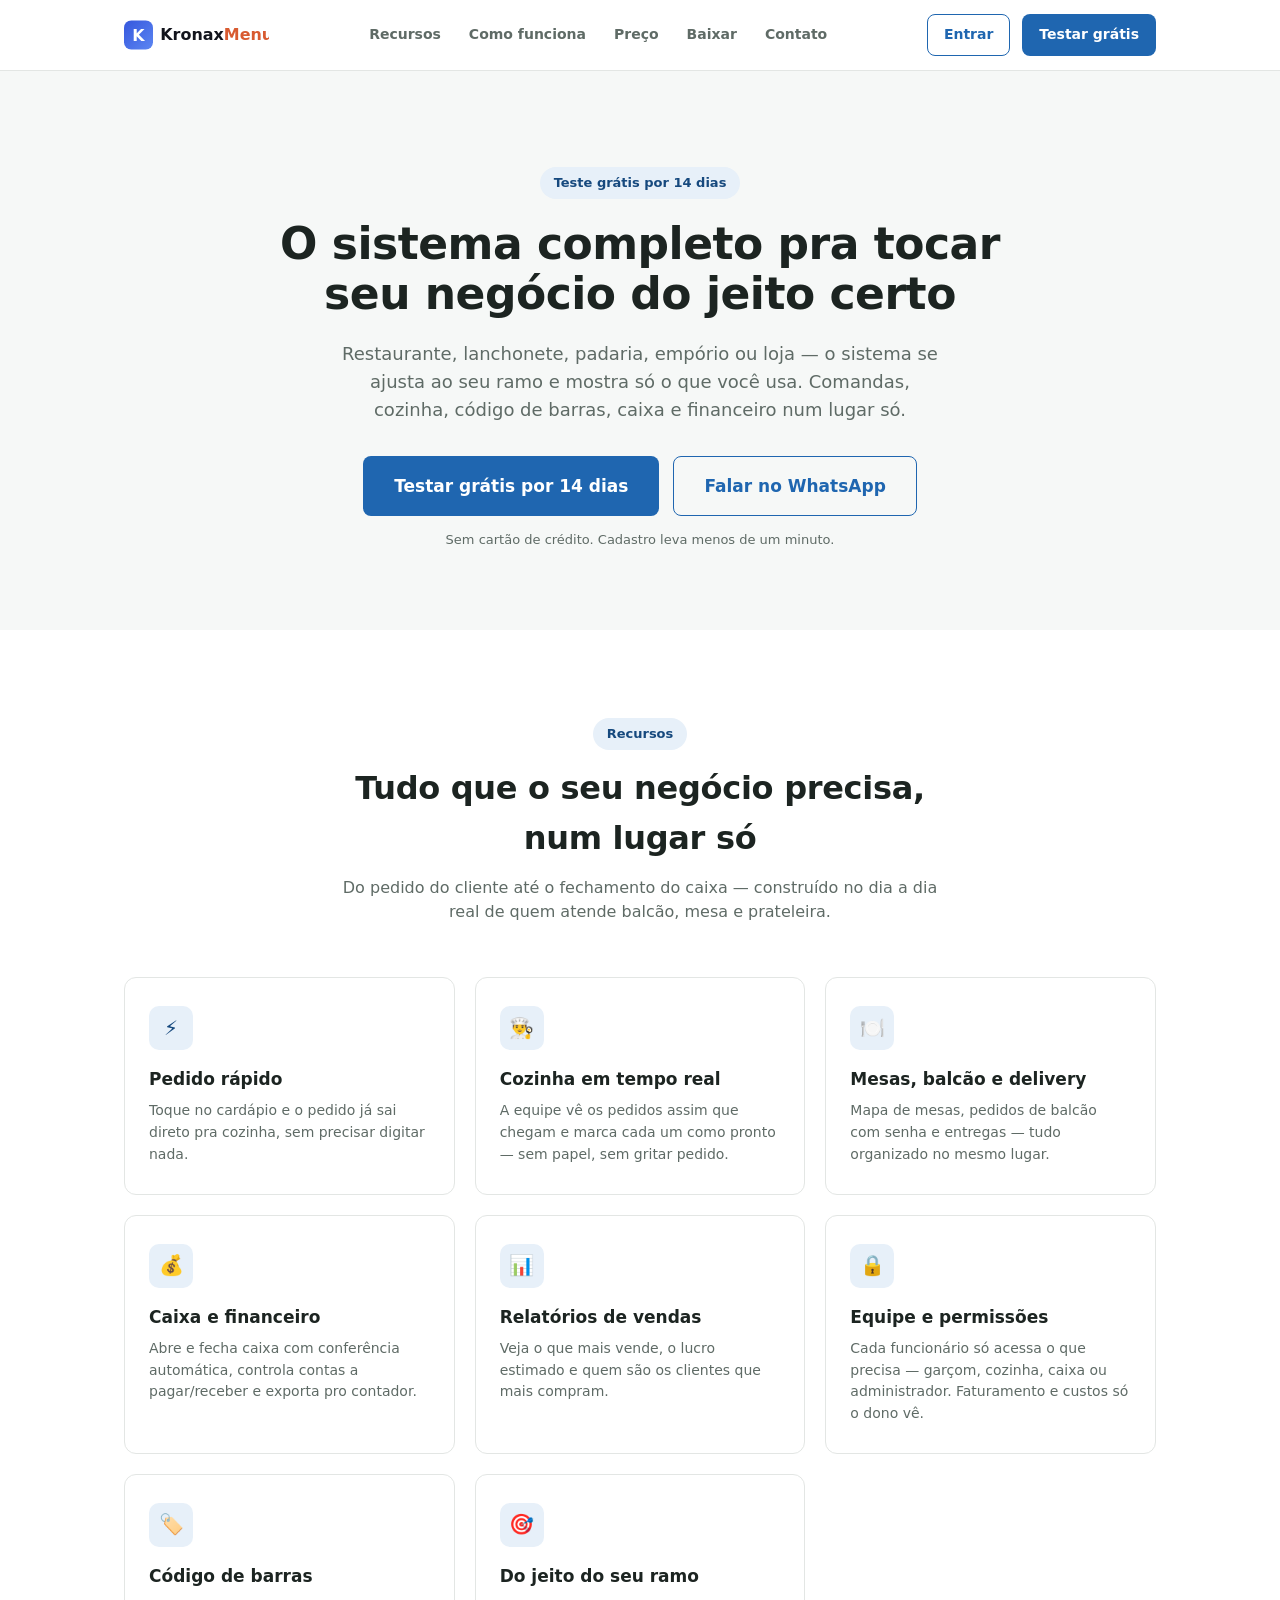
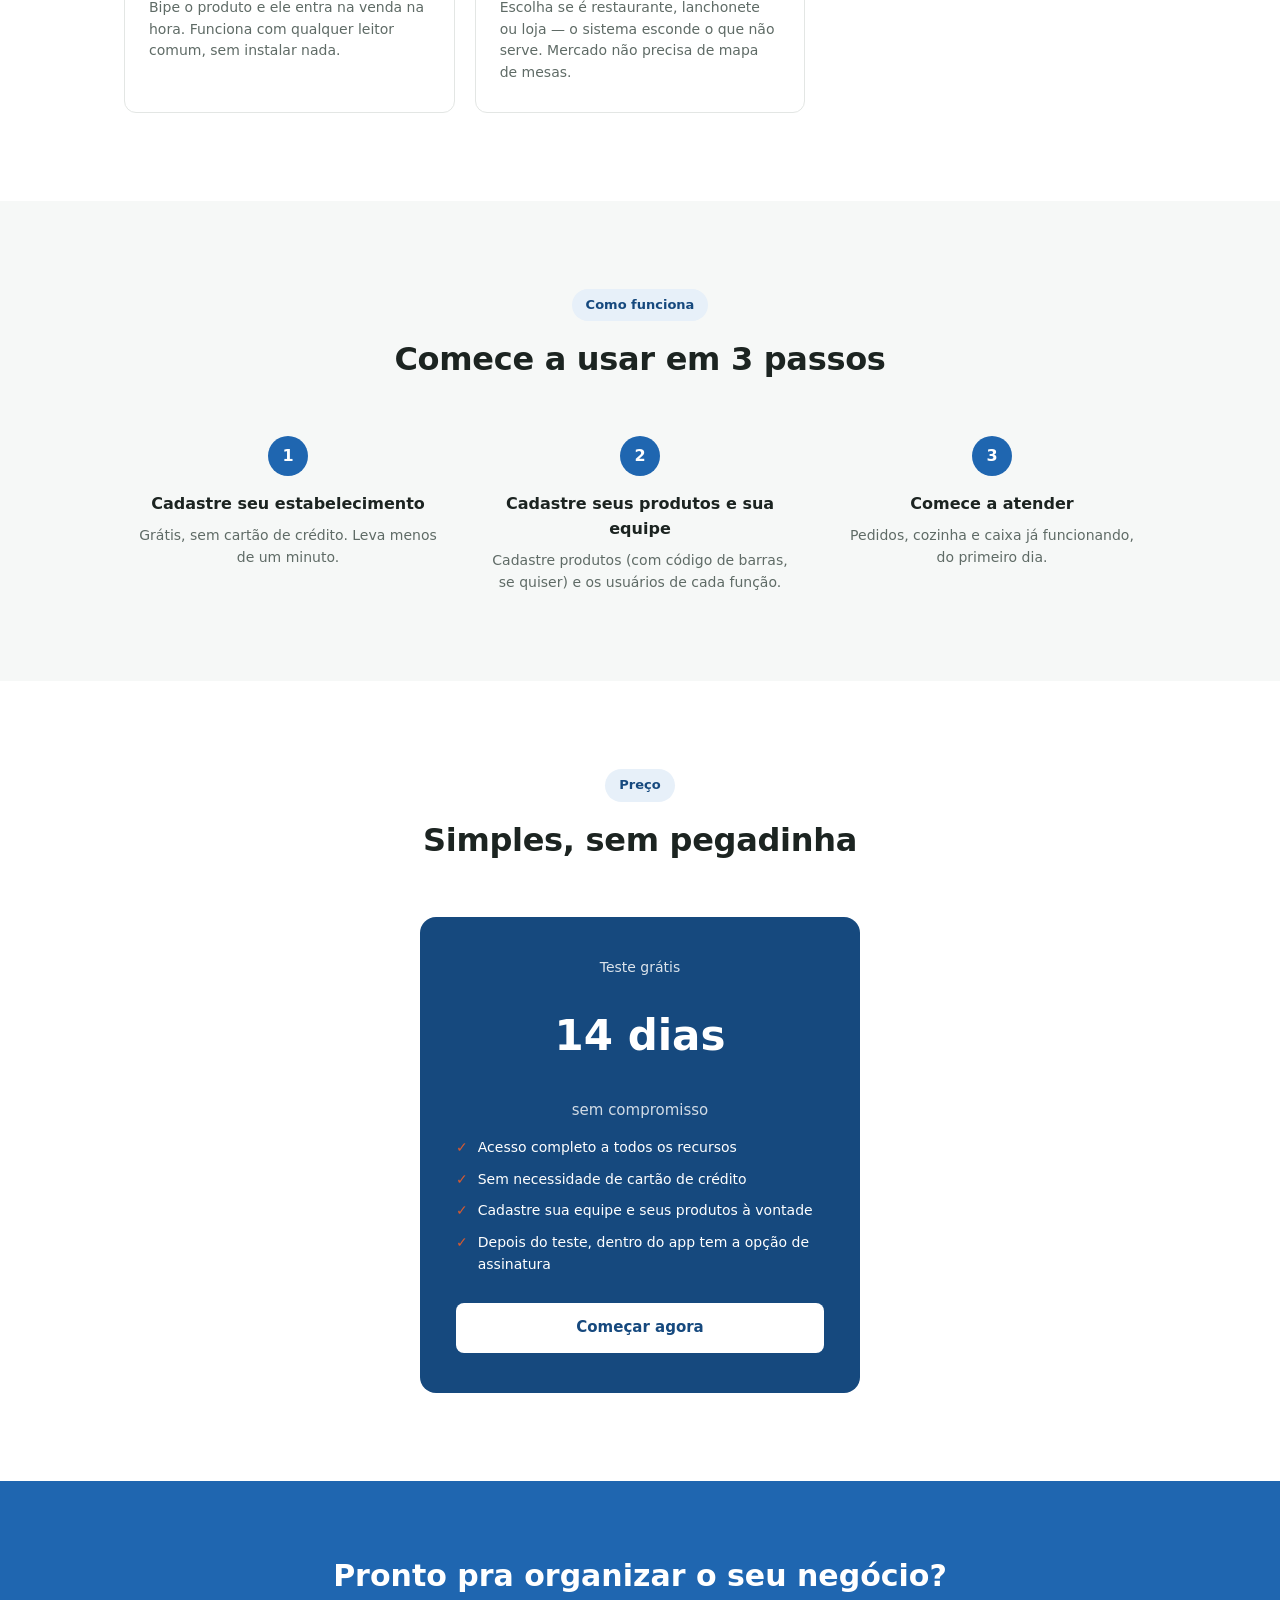
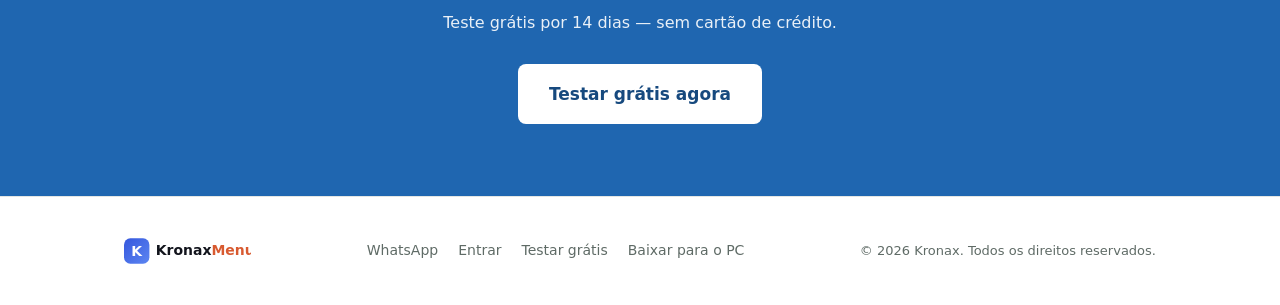
<file: index.html>
<!DOCTYPE html>
<html lang="pt-BR">
<head>
<meta charset="UTF-8">
<meta name="viewport" content="width=device-width, initial-scale=1.0">
<title>Kronax — Sistema completo pra restaurantes, lanchonetes e lojas</title>
<meta name="description" content="Comandas, cozinha em tempo real, código de barras, caixa e financeiro num só sistema. Pra restaurante, lanchonete, empório e loja. Teste grátis por 14 dias.">
<link rel="icon" type="image/svg+xml" href="assets/favicon.svg">
<link rel="stylesheet" href="styles.css">
</head>
<body>

<nav class="nav">
  <div class="nav-inner">
    <a href="#topo"><img src="assets/logo.svg" alt="Kronax" height="32"></a>
    <div class="nav-links">
      <a href="#recursos">Recursos</a>
      <a href="#como-funciona">Como funciona</a>
      <a href="#preco">Preço</a>
      <a href="download.html">Baixar</a>
      <a href="#contato">Contato</a>
    </div>
    <div class="nav-actions">
      <a class="btn btn-ghost btn-sm" href="https://tavares.onrender.com/login">Entrar</a>
      <a class="btn btn-primary btn-sm" href="https://tavares.onrender.com/cadastro">Testar grátis</a>
    </div>
  </div>
</nav>

<header id="topo" class="hero">
  <div class="container">
    <span class="eyebrow">Teste grátis por 14 dias</span>
    <h1>O sistema completo pra tocar seu negócio do jeito certo</h1>
    <p class="lead">Restaurante, lanchonete, padaria, empório ou loja — o sistema se ajusta ao seu ramo e mostra só o que você usa. Comandas, cozinha, código de barras, caixa e financeiro num lugar só.</p>
    <div class="hero-ctas">
      <a class="btn btn-primary btn-lg" href="https://tavares.onrender.com/cadastro">Testar grátis por 14 dias</a>
      <a class="btn btn-ghost btn-lg" href="https://wa.me/5512997737505" target="_blank" rel="noreferrer">Falar no WhatsApp</a>
    </div>
    <p class="hero-note">Sem cartão de crédito. Cadastro leva menos de um minuto.</p>
  </div>
</header>

<section id="recursos">
  <div class="container">
    <div class="section-head">
      <span class="eyebrow">Recursos</span>
      <h2>Tudo que o seu negócio precisa, num lugar só</h2>
      <p>Do pedido do cliente até o fechamento do caixa — construído no dia a dia real de quem atende balcão, mesa e prateleira.</p>
    </div>
    <div class="features-grid">
      <div class="feature-card">
        <div class="feature-icon">⚡</div>
        <h3>Pedido rápido</h3>
        <p>Toque no cardápio e o pedido já sai direto pra cozinha, sem precisar digitar nada.</p>
      </div>
      <div class="feature-card">
        <div class="feature-icon">👨‍🍳</div>
        <h3>Cozinha em tempo real</h3>
        <p>A equipe vê os pedidos assim que chegam e marca cada um como pronto — sem papel, sem gritar pedido.</p>
      </div>
      <div class="feature-card">
        <div class="feature-icon">🍽️</div>
        <h3>Mesas, balcão e delivery</h3>
        <p>Mapa de mesas, pedidos de balcão com senha e entregas — tudo organizado no mesmo lugar.</p>
      </div>
      <div class="feature-card">
        <div class="feature-icon">💰</div>
        <h3>Caixa e financeiro</h3>
        <p>Abre e fecha caixa com conferência automática, controla contas a pagar/receber e exporta pro contador.</p>
      </div>
      <div class="feature-card">
        <div class="feature-icon">📊</div>
        <h3>Relatórios de vendas</h3>
        <p>Veja o que mais vende, o lucro estimado e quem são os clientes que mais compram.</p>
      </div>
      <div class="feature-card">
        <div class="feature-icon">🔒</div>
        <h3>Equipe e permissões</h3>
        <p>Cada funcionário só acessa o que precisa — garçom, cozinha, caixa ou administrador. Faturamento e custos só o dono vê.</p>
      </div>
      <div class="feature-card">
        <div class="feature-icon">🏷️</div>
        <h3>Código de barras</h3>
        <p>Bipe o produto e ele entra na venda na hora. Funciona com qualquer leitor comum, sem instalar nada.</p>
      </div>
      <div class="feature-card">
        <div class="feature-icon">🎯</div>
        <h3>Do jeito do seu ramo</h3>
        <p>Escolha se é restaurante, lanchonete ou loja — o sistema esconde o que não serve. Mercado não precisa de mapa de mesas.</p>
      </div>
    </div>
  </div>
</section>

<section id="como-funciona" class="how">
  <div class="container">
    <div class="section-head">
      <span class="eyebrow">Como funciona</span>
      <h2>Comece a usar em 3 passos</h2>
    </div>
    <div class="steps">
      <div class="step">
        <div class="step-num">1</div>
        <h3>Cadastre seu estabelecimento</h3>
        <p>Grátis, sem cartão de crédito. Leva menos de um minuto.</p>
      </div>
      <div class="step">
        <div class="step-num">2</div>
        <h3>Cadastre seus produtos e sua equipe</h3>
        <p>Cadastre produtos (com código de barras, se quiser) e os usuários de cada função.</p>
      </div>
      <div class="step">
        <div class="step-num">3</div>
        <h3>Comece a atender</h3>
        <p>Pedidos, cozinha e caixa já funcionando, do primeiro dia.</p>
      </div>
    </div>
  </div>
</section>

<section id="preco">
  <div class="container">
    <div class="section-head">
      <span class="eyebrow">Preço</span>
      <h2>Simples, sem pegadinha</h2>
    </div>
    <div class="pricing-card">
      <p class="desc">Teste grátis</p>
      <div class="price">14 dias<br><small>sem compromisso</small></div>
      <ul class="pricing-list">
        <li>Acesso completo a todos os recursos</li>
        <li>Sem necessidade de cartão de crédito</li>
        <li>Cadastre sua equipe e seus produtos à vontade</li>
        <li>Depois do teste, dentro do app tem a opção de assinatura</li>
      </ul>
      <a class="btn btn-primary" href="https://tavares.onrender.com/cadastro">Começar agora</a>
    </div>
  </div>
</section>

<section class="cta-band">
  <div class="container">
    <h2>Pronto pra organizar o seu negócio?</h2>
    <p>Teste grátis por 14 dias — sem cartão de crédito.</p>
    <a class="btn btn-primary btn-lg" href="https://tavares.onrender.com/cadastro">Testar grátis agora</a>
  </div>
</section>

<footer id="contato">
  <div class="container footer-inner">
    <div>
      <img src="assets/logo.svg" alt="Kronax" height="28">
    </div>
    <div class="footer-links">
      <a href="https://wa.me/5512997737505" target="_blank" rel="noreferrer">WhatsApp</a>
      <a href="https://tavares.onrender.com/login">Entrar</a>
      <a href="https://tavares.onrender.com/cadastro">Testar grátis</a>
      <a href="download.html">Baixar para o PC</a>
    </div>
    <div class="footer-copy">© 2026 Kronax. Todos os direitos reservados.</div>
  </div>
</footer>

</body>
</html>
</file>
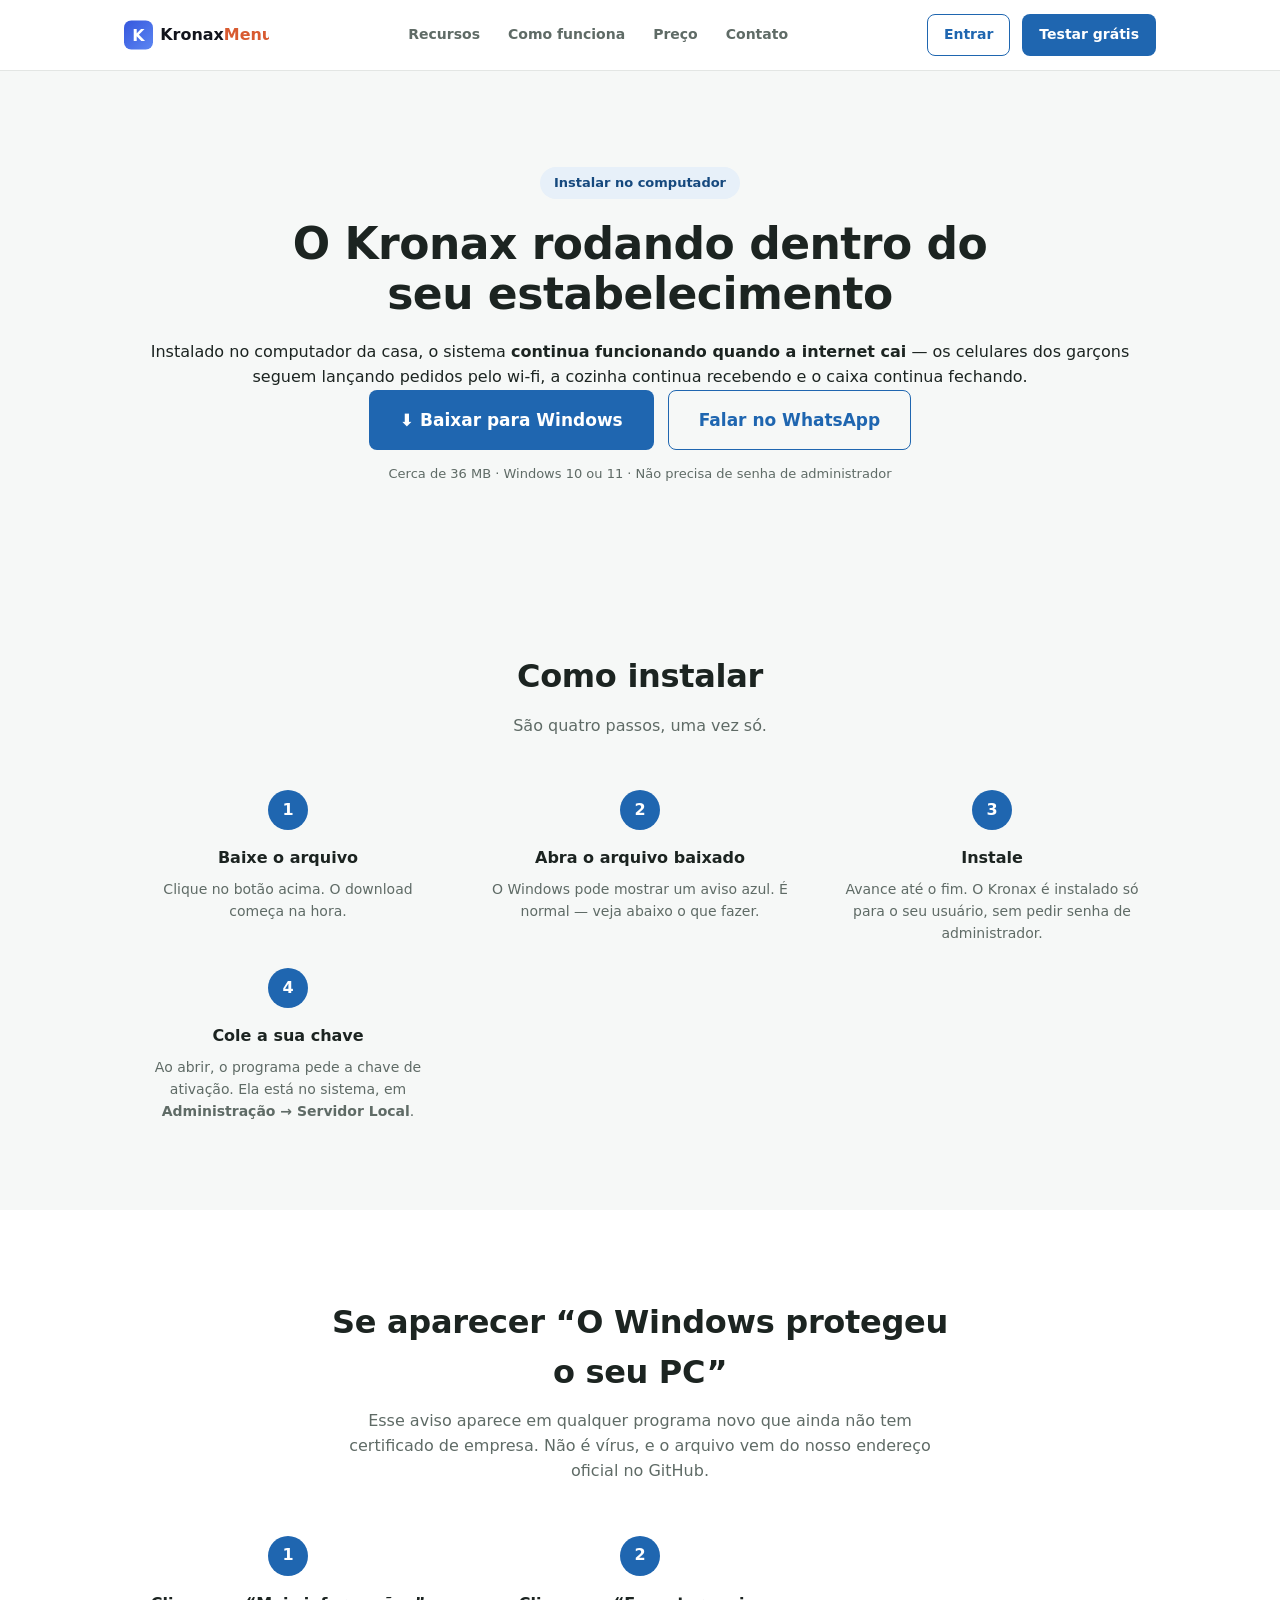
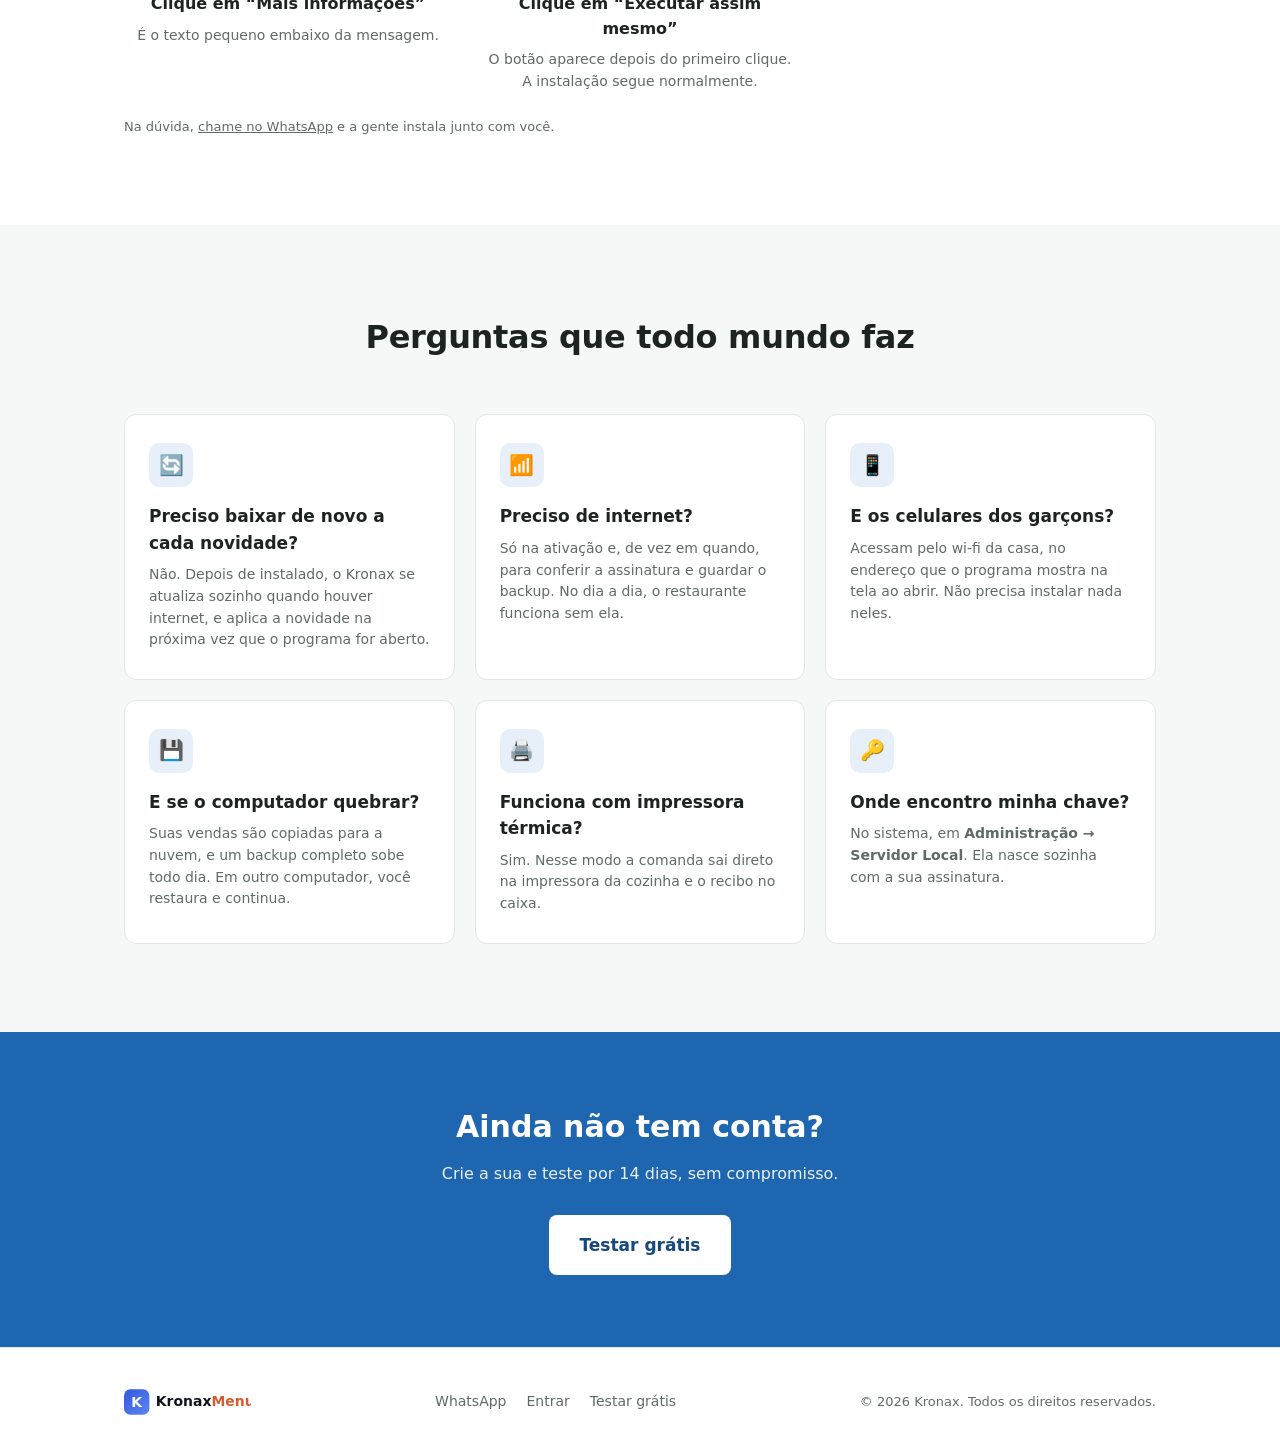
<file: download.html>
<!DOCTYPE html>
<html lang="pt-BR">
<head>
<meta charset="UTF-8">
<meta name="viewport" content="width=device-width, initial-scale=1.0">
<title>Baixar o Kronax para o computador do restaurante</title>
<meta name="description" content="Instale o Kronax no computador do seu estabelecimento e continue vendendo mesmo sem internet. Download direto, instalação em poucos cliques.">
<link rel="icon" type="image/svg+xml" href="assets/favicon.svg">
<link rel="stylesheet" href="styles.css">
</head>
<body>

<nav class="nav">
  <div class="nav-inner">
    <a href="index.html"><img src="assets/logo.svg" alt="Kronax" height="32"></a>
    <div class="nav-links">
      <a href="index.html#recursos">Recursos</a>
      <a href="index.html#como-funciona">Como funciona</a>
      <a href="index.html#preco">Preço</a>
      <a href="index.html#contato">Contato</a>
    </div>
    <div class="nav-actions">
      <a class="btn btn-ghost btn-sm" href="https://tavares.onrender.com/login">Entrar</a>
      <a class="btn btn-primary btn-sm" href="https://tavares.onrender.com/cadastro">Testar grátis</a>
    </div>
  </div>
</nav>

<header class="hero" id="topo">
  <div class="container">
    <p class="eyebrow">Instalar no computador</p>
    <h1>O Kronax rodando dentro do seu estabelecimento</h1>
    <p>
      Instalado no computador da casa, o sistema <strong>continua funcionando quando a
      internet cai</strong> — os celulares dos garçons seguem lançando pedidos pelo wi-fi,
      a cozinha continua recebendo e o caixa continua fechando.
    </p>
    <div class="hero-ctas">
      <a class="btn btn-primary btn-lg"
         href="https://github.com/JoTavaresCode/kronaxmenu-instalador/releases/latest/download/Kronax-Instalador.exe">
        ⬇ Baixar para Windows
      </a>
      <a class="btn btn-ghost btn-lg" href="https://wa.me/5512997737505" target="_blank" rel="noreferrer">
        Falar no WhatsApp
      </a>
    </div>
    <p class="hero-note">
      Cerca de 36 MB · Windows 10 ou 11 · Não precisa de senha de administrador
    </p>
  </div>
</header>

<section class="how" id="como-instalar">
  <div class="container">
    <div class="section-head">
      <h2>Como instalar</h2>
      <p>São quatro passos, uma vez só.</p>
    </div>
    <div class="steps">
      <div class="step">
        <div class="step-num">1</div>
        <h3>Baixe o arquivo</h3>
        <p>Clique no botão acima. O download começa na hora.</p>
      </div>
      <div class="step">
        <div class="step-num">2</div>
        <h3>Abra o arquivo baixado</h3>
        <p>
          O Windows pode mostrar um aviso azul. É normal — veja abaixo o que fazer.
        </p>
      </div>
      <div class="step">
        <div class="step-num">3</div>
        <h3>Instale</h3>
        <p>
          Avance até o fim. O Kronax é instalado só para o seu usuário, sem pedir
          senha de administrador.
        </p>
      </div>
      <div class="step">
        <div class="step-num">4</div>
        <h3>Cole a sua chave</h3>
        <p>
          Ao abrir, o programa pede a chave de ativação. Ela está no sistema, em
          <strong>Administração → Servidor Local</strong>.
        </p>
      </div>
    </div>
  </div>
</section>

<section class="how" id="aviso-windows" style="background: var(--surface);">
  <div class="container">
    <div class="section-head">
      <h2>Se aparecer “O Windows protegeu o seu PC”</h2>
      <p>
        Esse aviso aparece em qualquer programa novo que ainda não tem certificado de
        empresa. Não é vírus, e o arquivo vem do nosso endereço oficial no GitHub.
      </p>
    </div>
    <div class="steps">
      <div class="step">
        <div class="step-num">1</div>
        <h3>Clique em “Mais informações”</h3>
        <p>É o texto pequeno embaixo da mensagem.</p>
      </div>
      <div class="step">
        <div class="step-num">2</div>
        <h3>Clique em “Executar assim mesmo”</h3>
        <p>O botão aparece depois do primeiro clique. A instalação segue normalmente.</p>
      </div>
    </div>
    <p class="hero-note" style="margin-top: 24px;">
      Na dúvida, <a href="https://wa.me/5512997737505" target="_blank" rel="noreferrer">chame no
      WhatsApp</a> e a gente instala junto com você.
    </p>
  </div>
</section>

<section class="how" id="perguntas">
  <div class="container">
    <div class="section-head">
      <h2>Perguntas que todo mundo faz</h2>
    </div>
    <div class="features-grid">
      <div class="feature-card">
        <div class="feature-icon">🔄</div>
        <h3>Preciso baixar de novo a cada novidade?</h3>
        <p>
          Não. Depois de instalado, o Kronax se atualiza sozinho quando houver internet,
          e aplica a novidade na próxima vez que o programa for aberto.
        </p>
      </div>
      <div class="feature-card">
        <div class="feature-icon">📶</div>
        <h3>Preciso de internet?</h3>
        <p>
          Só na ativação e, de vez em quando, para conferir a assinatura e guardar o
          backup. No dia a dia, o restaurante funciona sem ela.
        </p>
      </div>
      <div class="feature-card">
        <div class="feature-icon">📱</div>
        <h3>E os celulares dos garçons?</h3>
        <p>
          Acessam pelo wi-fi da casa, no endereço que o programa mostra na tela ao abrir.
          Não precisa instalar nada neles.
        </p>
      </div>
      <div class="feature-card">
        <div class="feature-icon">💾</div>
        <h3>E se o computador quebrar?</h3>
        <p>
          Suas vendas são copiadas para a nuvem, e um backup completo sobe todo dia. Em
          outro computador, você restaura e continua.
        </p>
      </div>
      <div class="feature-card">
        <div class="feature-icon">🖨️</div>
        <h3>Funciona com impressora térmica?</h3>
        <p>
          Sim. Nesse modo a comanda sai direto na impressora da cozinha e o recibo no
          caixa.
        </p>
      </div>
      <div class="feature-card">
        <div class="feature-icon">🔑</div>
        <h3>Onde encontro minha chave?</h3>
        <p>
          No sistema, em <strong>Administração → Servidor Local</strong>. Ela nasce
          sozinha com a sua assinatura.
        </p>
      </div>
    </div>
  </div>
</section>

<section class="cta-band">
  <div class="container">
    <h2>Ainda não tem conta?</h2>
    <p>Crie a sua e teste por 14 dias, sem compromisso.</p>
    <a class="btn btn-primary btn-lg" href="https://tavares.onrender.com/cadastro">Testar grátis</a>
  </div>
</section>

<footer id="contato">
  <div class="container footer-inner">
    <div>
      <img src="assets/logo.svg" alt="Kronax" height="28">
    </div>
    <div class="footer-links">
      <a href="https://wa.me/5512997737505" target="_blank" rel="noreferrer">WhatsApp</a>
      <a href="https://tavares.onrender.com/login">Entrar</a>
      <a href="https://tavares.onrender.com/cadastro">Testar grátis</a>
    </div>
    <div class="footer-copy">© 2026 Kronax. Todos os direitos reservados.</div>
  </div>
</footer>

</body>
</html>
</file>
<file: styles.css>
:root {
  --brand: #1f66b0;
  --brand-dark: #16497e;
  --brand-soft: #e7f0f9;
  --accent: #d85a30;
  --ink: #1c2421;
  --ink-soft: #5f6b66;
  --line: #e3e6e4;
  --bg: #f6f8f7;
  --surface: #ffffff;
  --radius: 12px;
  font-family: "Inter", system-ui, -apple-system, "Segoe UI", sans-serif;
}

* { box-sizing: border-box; margin: 0; padding: 0; }
html { scroll-behavior: smooth; }
body { color: var(--ink); background: var(--surface); line-height: 1.55; }
img, svg { max-width: 100%; display: block; }
a { color: inherit; }
.container { max-width: 1080px; margin: 0 auto; padding: 0 24px; }
section { padding: 88px 0; }

/* ---------- Nav ---------- */
.nav {
  position: sticky; top: 0; z-index: 10;
  background: rgba(255,255,255,.92); backdrop-filter: blur(6px);
  border-bottom: 1px solid var(--line);
}
.nav-inner {
  max-width: 1080px; margin: 0 auto; padding: 14px 24px;
  display: flex; align-items: center; justify-content: space-between; gap: 24px;
}
.nav-links { display: flex; gap: 28px; font-size: 14px; font-weight: 600; }
.nav-links a { text-decoration: none; color: var(--ink-soft); }
.nav-links a:hover { color: var(--brand); }
.nav-actions { display: flex; align-items: center; gap: 12px; }

/* ---------- Buttons ---------- */
.btn {
  display: inline-flex; align-items: center; justify-content: center;
  padding: 12px 22px; border-radius: 8px; font-weight: 700; font-size: 15px;
  text-decoration: none; border: 1px solid transparent; cursor: pointer;
  transition: transform .12s ease, background .15s ease;
}
.btn:hover { transform: translateY(-1px); }
.btn-primary { background: var(--brand); color: #fff; }
.btn-primary:hover { background: var(--brand-dark); }
.btn-ghost { background: transparent; color: var(--brand); border-color: var(--brand); }
.btn-ghost:hover { background: var(--brand-soft); }
.btn-sm { padding: 9px 16px; font-size: 14px; }
.btn-lg { padding: 16px 30px; font-size: 17px; }

/* ---------- Hero ---------- */
.hero { padding: 96px 0 80px; text-align: center; background: var(--bg); }
.eyebrow {
  display: inline-block; background: var(--brand-soft); color: var(--brand-dark);
  font-size: 13px; font-weight: 700; padding: 6px 14px; border-radius: 999px; margin-bottom: 20px;
}
.hero h1 { font-size: 44px; line-height: 1.15; letter-spacing: -0.5px; max-width: 780px; margin: 0 auto 20px; }
.hero p.lead { font-size: 18px; color: var(--ink-soft); max-width: 600px; margin: 0 auto 32px; }
.hero-ctas { display: flex; gap: 14px; justify-content: center; flex-wrap: wrap; margin-bottom: 14px; }
.hero-note { font-size: 13px; color: var(--ink-soft); }

/* ---------- Section headings ---------- */
.section-head { text-align: center; max-width: 620px; margin: 0 auto 52px; }
.section-head .eyebrow { margin-bottom: 14px; }
.section-head h2 { font-size: 32px; letter-spacing: -0.3px; margin-bottom: 12px; }
.section-head p { color: var(--ink-soft); font-size: 16px; }

/* ---------- Features ---------- */
.features-grid {
  display: grid; grid-template-columns: repeat(3, 1fr); gap: 20px;
}
.feature-card {
  background: var(--surface); border: 1px solid var(--line); border-radius: var(--radius);
  padding: 28px 24px;
}
.feature-icon {
  width: 44px; height: 44px; border-radius: 10px; background: var(--brand-soft);
  color: var(--brand-dark); display: flex; align-items: center; justify-content: center;
  font-size: 20px; font-weight: 700; margin-bottom: 16px;
}
.feature-card h3 { font-size: 17px; margin-bottom: 8px; }
.feature-card p { font-size: 14px; color: var(--ink-soft); }

/* ---------- How it works ---------- */
.how { background: var(--bg); }
.steps { display: grid; grid-template-columns: repeat(3, 1fr); gap: 24px; }
.step { text-align: center; padding: 0 12px; }
.step-num {
  width: 40px; height: 40px; border-radius: 50%; background: var(--brand); color: #fff;
  font-weight: 700; font-size: 16px; display: flex; align-items: center; justify-content: center;
  margin: 0 auto 16px;
}
.step h3 { font-size: 16px; margin-bottom: 8px; }
.step p { font-size: 14px; color: var(--ink-soft); }

/* ---------- Pricing ---------- */
.pricing-card {
  max-width: 440px; margin: 0 auto; background: var(--brand-dark); color: #fff;
  border-radius: 16px; padding: 40px 36px; text-align: center;
}
.pricing-card .price { font-size: 42px; font-weight: 800; margin: 8px 0 4px; }
.pricing-card .price small { font-size: 15px; font-weight: 500; opacity: .8; }
.pricing-card p.desc { opacity: .85; font-size: 14px; margin-bottom: 24px; }
.pricing-list { list-style: none; text-align: left; margin: 0 0 28px; display: grid; gap: 10px; }
.pricing-list li { font-size: 14px; display: flex; gap: 10px; align-items: flex-start; }
.pricing-list li::before { content: "✓"; color: var(--accent); font-weight: 700; }
.pricing-card .btn-primary { width: 100%; background: #fff; color: var(--brand-dark); }
.pricing-card .btn-primary:hover { background: var(--brand-soft); }

/* ---------- CTA band ---------- */
.cta-band { background: var(--brand); color: #fff; text-align: center; padding: 72px 0; }
.cta-band h2 { font-size: 30px; margin-bottom: 12px; }
.cta-band p { opacity: .9; margin-bottom: 28px; font-size: 16px; }
.cta-band .btn-primary { background: #fff; color: var(--brand-dark); }
.cta-band .btn-primary:hover { background: var(--brand-soft); }

/* ---------- Footer ---------- */
footer { padding: 40px 0; border-top: 1px solid var(--line); }
.footer-inner {
  display: flex; align-items: center; justify-content: space-between; flex-wrap: wrap; gap: 16px;
}
.footer-links { display: flex; gap: 20px; font-size: 14px; }
.footer-links a { text-decoration: none; color: var(--ink-soft); }
.footer-links a:hover { color: var(--brand); }
.footer-copy { font-size: 13px; color: var(--ink-soft); }

/* ---------- Responsive ---------- */
@media (max-width: 860px) {
  .features-grid, .steps { grid-template-columns: 1fr 1fr; }
}
@media (max-width: 640px) {
  .nav-links { display: none; }
  .hero h1 { font-size: 32px; }
  .hero p.lead { font-size: 16px; }
  section { padding: 56px 0; }
  .features-grid, .steps { grid-template-columns: 1fr; }
  .footer-inner { flex-direction: column; align-items: flex-start; }
}
</file>
